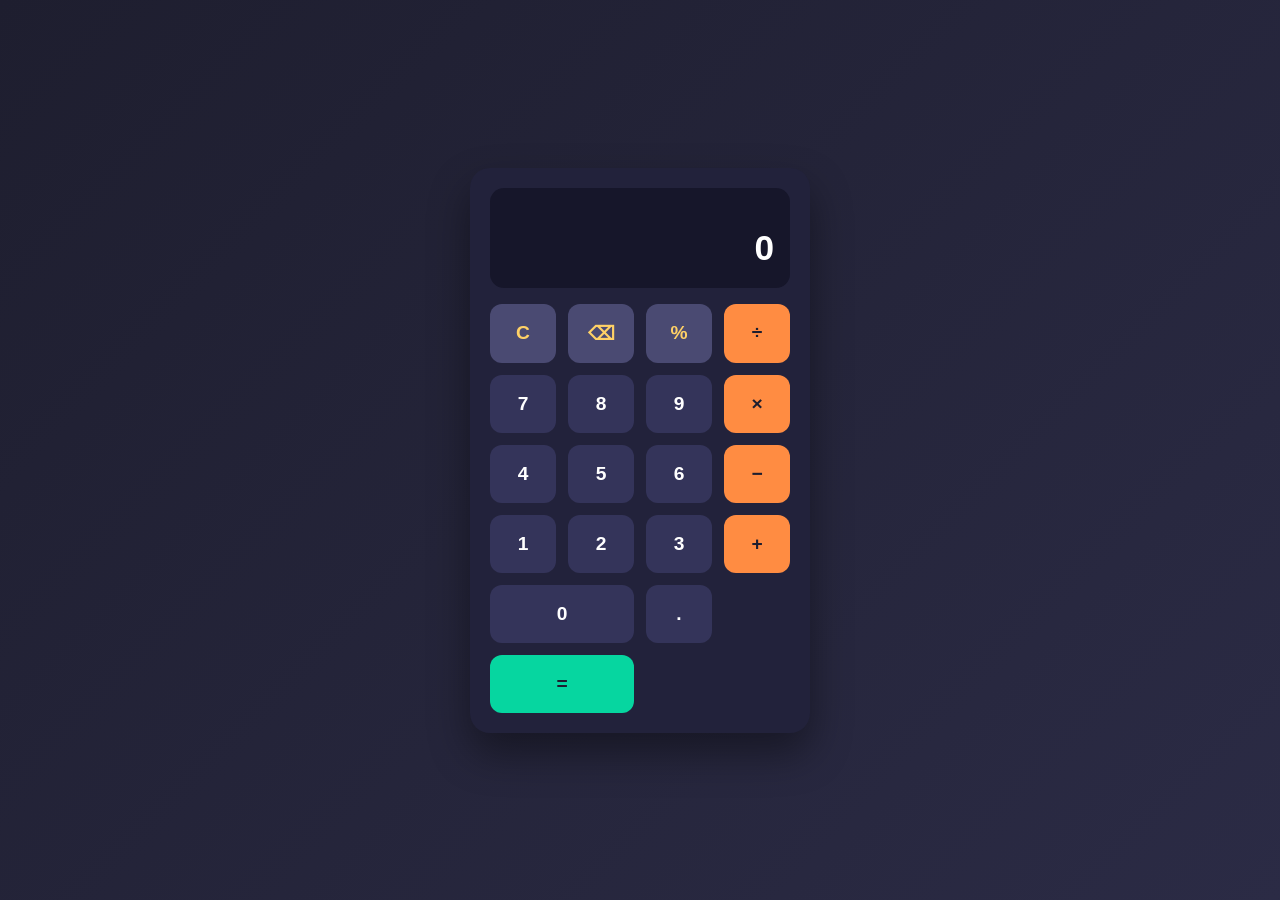
<file: WebDev-L2-Calculator/index.html>
<!DOCTYPE html>
<html lang="en">
<head>
<meta charset="UTF-8">
<meta name="viewport" content="width=device-width, initial-scale=1.0">
<title>Calculator</title>
<link rel="stylesheet" href="style.css">
</head>
<body>
  <div class="calculator">
    <div class="display">
      <div id="expression" class="expression"></div>
      <div id="result" class="result">0</div>
    </div>
    <div class="buttons">
      <button class="btn function" id="clear">C</button>
      <button class="btn function" id="backspace">⌫</button>
      <button class="btn function" id="percent">%</button>
      <button class="btn operator" data-op="/">÷</button>

      <button class="btn number" data-num="7">7</button>
      <button class="btn number" data-num="8">8</button>
      <button class="btn number" data-num="9">9</button>
      <button class="btn operator" data-op="*">×</button>

      <button class="btn number" data-num="4">4</button>
      <button class="btn number" data-num="5">5</button>
      <button class="btn number" data-num="6">6</button>
      <button class="btn operator" data-op="-">−</button>

      <button class="btn number" data-num="1">1</button>
      <button class="btn number" data-num="2">2</button>
      <button class="btn number" data-num="3">3</button>
      <button class="btn operator" data-op="+">+</button>

      <button class="btn number zero" data-num="0">0</button>
      <button class="btn number" data-num=".">.</button>
      <button class="btn equals" id="equals">=</button>
    </div>
  </div>
  <script src="script.js"></script>
</body>
</html>
</file>
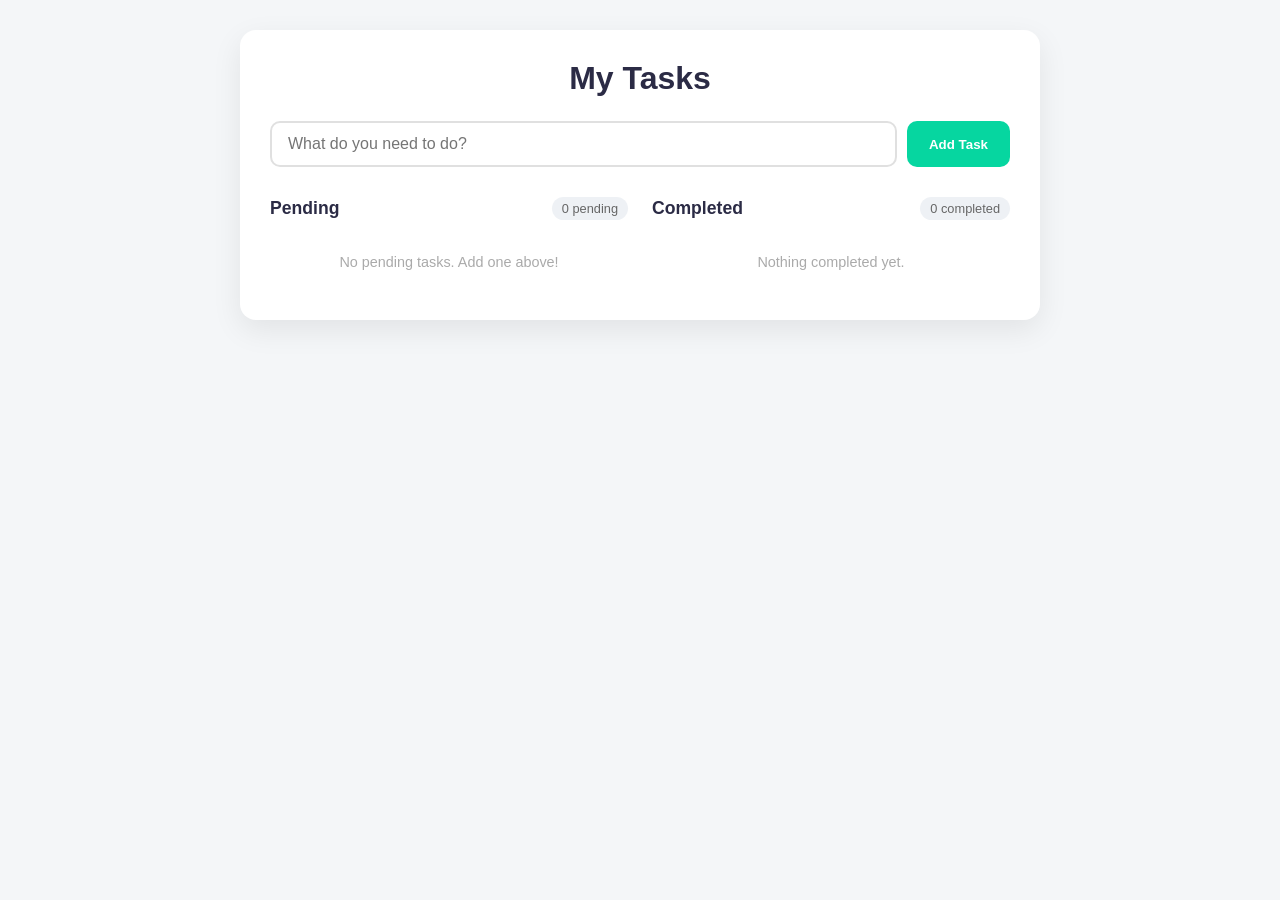
<file: WebDev-L2-TodoApp/index.html>
<!DOCTYPE html>
<html lang="en">
<head>
<meta charset="UTF-8">
<meta name="viewport" content="width=device-width, initial-scale=1.0">
<title>To-Do List</title>
<link rel="stylesheet" href="style.css">
</head>
<body>
  <div class="app">
    <h1>My Tasks</h1>

    <div class="input-row">
      <input type="text" id="taskInput" placeholder="What do you need to do?">
      <button id="addBtn">Add Task</button>
    </div>

    <div class="lists">
      <section class="list-column">
        <h2>Pending <span id="pendingCount" class="count">0 pending</span></h2>
        <ul id="pendingList" class="task-list"></ul>
        <p id="pendingEmpty" class="empty-msg">No pending tasks. Add one above!</p>
      </section>

      <section class="list-column">
        <h2>Completed <span id="completedCount" class="count">0 completed</span></h2>
        <ul id="completedList" class="task-list"></ul>
        <p id="completedEmpty" class="empty-msg">Nothing completed yet.</p>
      </section>
    </div>
  </div>
  <script src="script.js"></script>
</body>
</html>
</file>
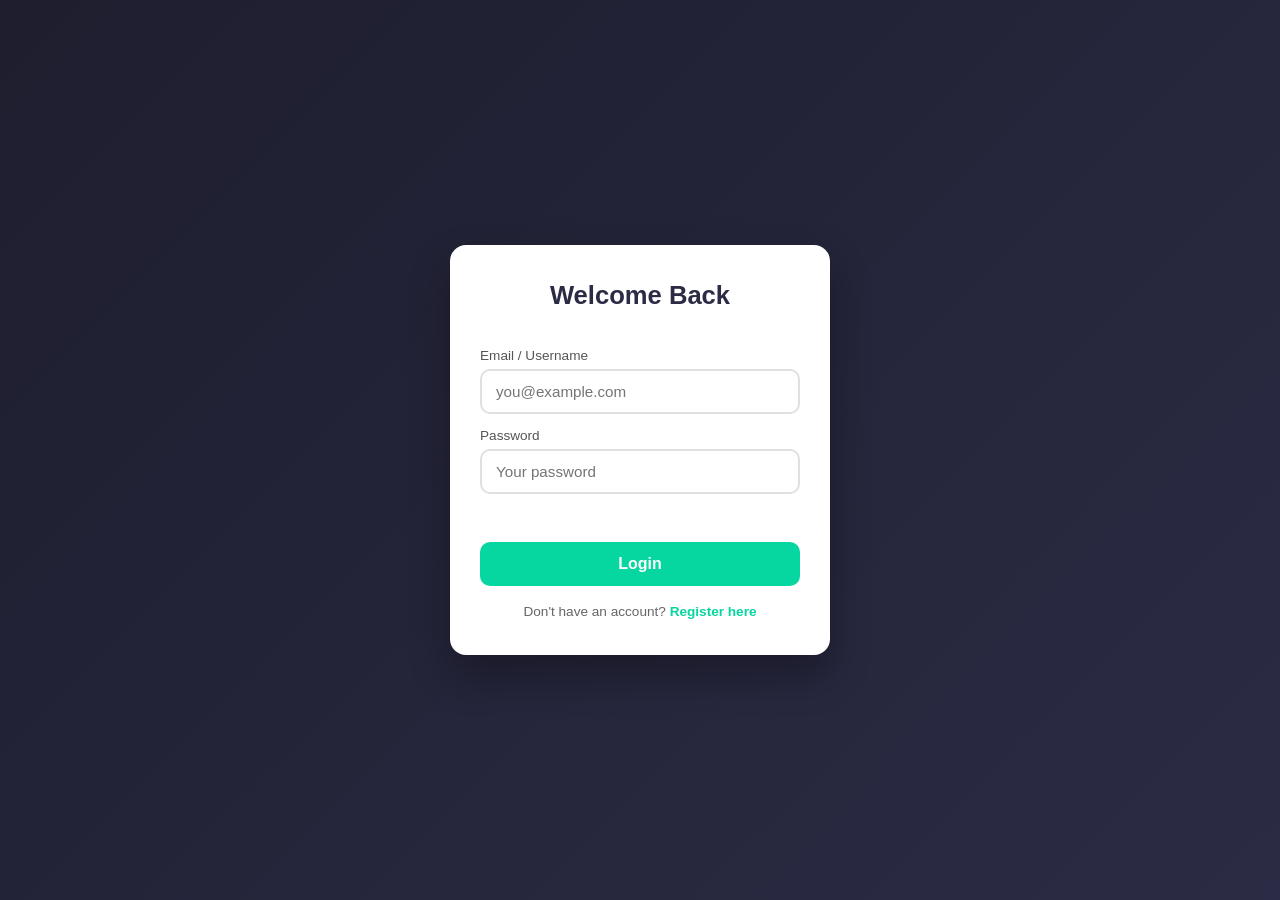
<file: WebDev-L2-LoginAuth/dashboard.html>
<!DOCTYPE html>
<html lang="en">
<head>
<meta charset="UTF-8">
<meta name="viewport" content="width=device-width, initial-scale=1.0">
<title>Dashboard</title>
<link rel="stylesheet" href="style.css">
</head>
<body>
  <div class="auth-box dashboard-box">
    <h1>Dashboard</h1>
    <p class="welcome-msg">Welcome, <span id="userEmail"></span>!</p>
    <p class="sub-msg">You are viewing a protected page. Only logged-in users can see this.</p>
    <button id="logoutBtn">Logout</button>
  </div>
  <script src="auth.js"></script>
  <script>
    const currentUser = sessionStorage.getItem('loggedInUser');
    if (!currentUser) {
      window.location.href = 'login.html';
    } else {
      document.getElementById('userEmail').textContent = currentUser;
    }

    document.getElementById('logoutBtn').addEventListener('click', () => {
      sessionStorage.removeItem('loggedInUser');
      window.location.href = 'login.html';
    });
  </script>
</body>
</html>
</file>
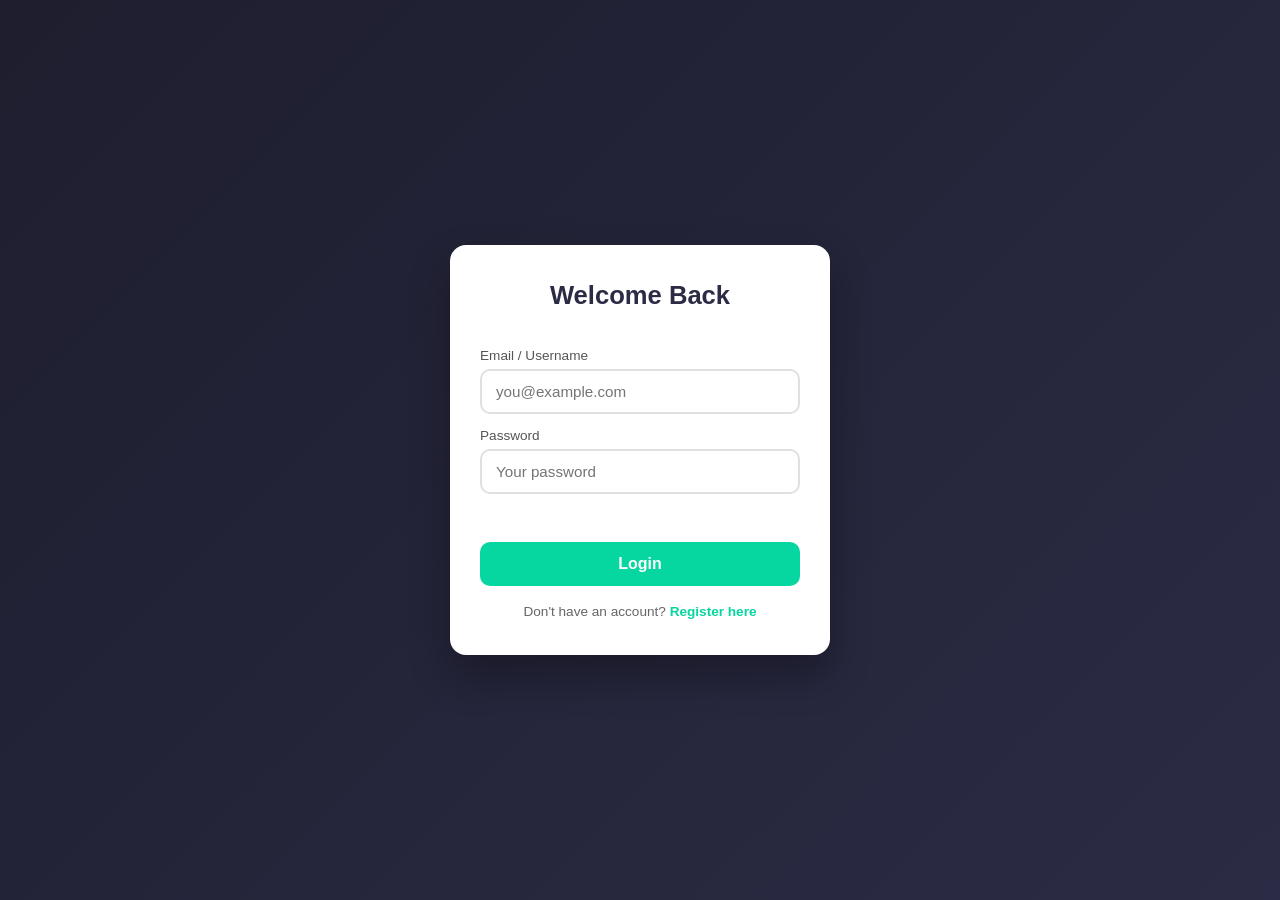
<file: WebDev-L2-LoginAuth/login.html>
<!DOCTYPE html>
<html lang="en">
<head>
<meta charset="UTF-8">
<meta name="viewport" content="width=device-width, initial-scale=1.0">
<title>Login</title>
<link rel="stylesheet" href="style.css">
</head>
<body>
  <div class="auth-box">
    <h1>Welcome Back</h1>
    <form id="loginForm" novalidate>
      <label for="email">Email / Username</label>
      <input type="text" id="email" placeholder="you@example.com" required>

      <label for="password">Password</label>
      <input type="password" id="password" placeholder="Your password" required>

      <p id="errorMsg" class="error"></p>

      <button type="submit">Login</button>
    </form>
    <p class="switch-link">Don't have an account? <a href="register.html">Register here</a></p>
  </div>
  <script src="auth.js"></script>
  <script>
    document.getElementById('loginForm').addEventListener('submit', async (e) => {
      e.preventDefault();
      const email = document.getElementById('email').value.trim();
      const password = document.getElementById('password').value;
      const errorMsg = document.getElementById('errorMsg');
      errorMsg.textContent = '';

      if (email === '' || password === '') {
        errorMsg.textContent = 'All fields are required.';
        return;
      }

      const users = getUsers();
      const user = users.find(u => u.email.toLowerCase() === email.toLowerCase());
      const hashed = await hashPassword(password);

      if (!user || user.password !== hashed) {
        errorMsg.textContent = 'Invalid email or password.';
        return;
      }

      sessionStorage.setItem('loggedInUser', email);
      window.location.href = 'dashboard.html';
    });
  </script>
</body>
</html>
</file>
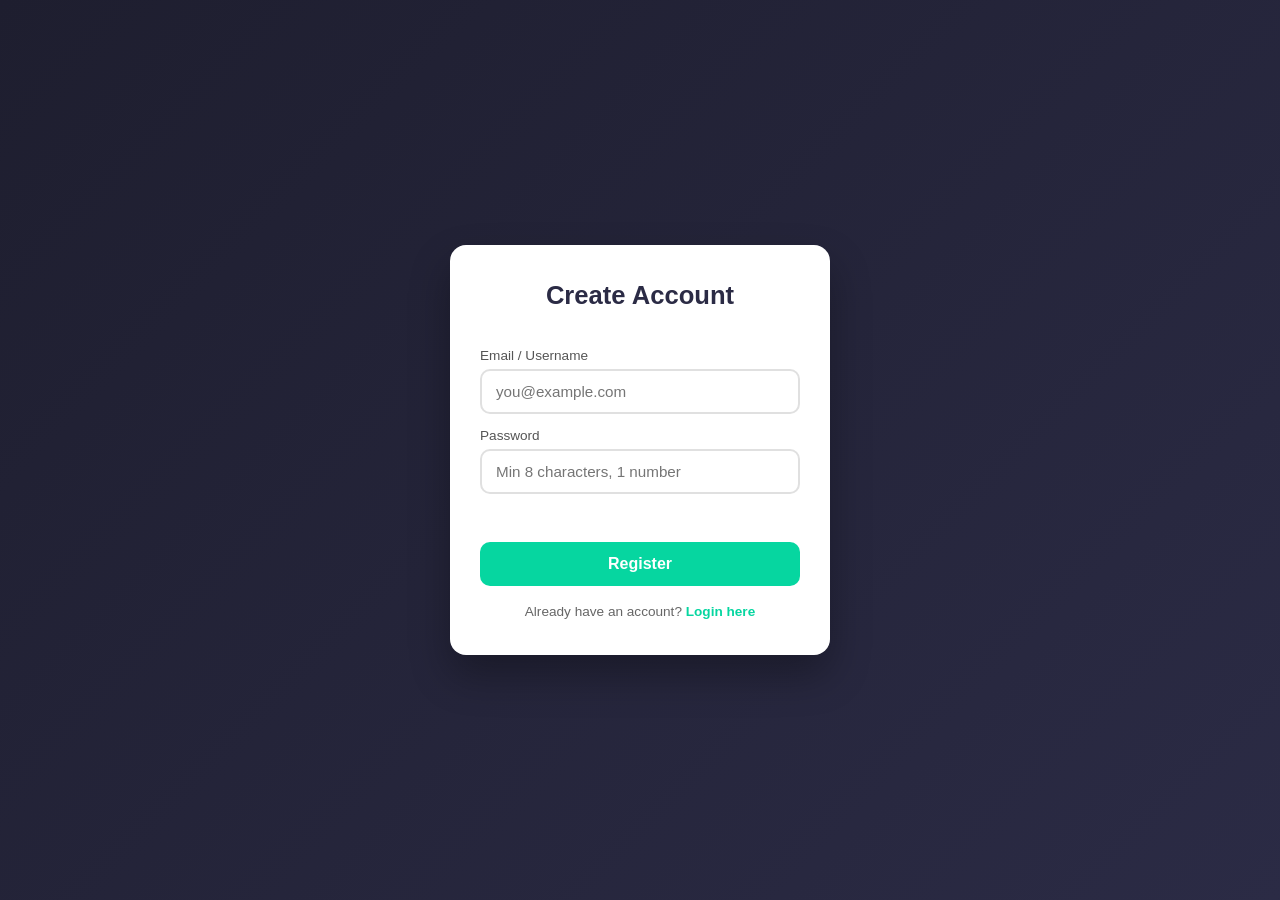
<file: WebDev-L2-LoginAuth/register.html>
<!DOCTYPE html>
<html lang="en">
<head>
<meta charset="UTF-8">
<meta name="viewport" content="width=device-width, initial-scale=1.0">
<title>Register</title>
<link rel="stylesheet" href="style.css">
</head>
<body>
  <div class="auth-box">
    <h1>Create Account</h1>
    <form id="registerForm" novalidate>
      <label for="email">Email / Username</label>
      <input type="text" id="email" placeholder="you@example.com" required>

      <label for="password">Password</label>
      <input type="password" id="password" placeholder="Min 8 characters, 1 number" required>

      <p id="errorMsg" class="error"></p>

      <button type="submit">Register</button>
    </form>
    <p class="switch-link">Already have an account? <a href="login.html">Login here</a></p>
  </div>
  <script src="auth.js"></script>
  <script>
    document.getElementById('registerForm').addEventListener('submit', async (e) => {
      e.preventDefault();
      const email = document.getElementById('email').value.trim();
      const password = document.getElementById('password').value;
      const errorMsg = document.getElementById('errorMsg');
      errorMsg.textContent = '';

      if (email === '' || password === '') {
        errorMsg.textContent = 'All fields are required.';
        return;
      }
      if (password.length < 8 || !/\d/.test(password)) {
        errorMsg.textContent = 'Password must be at least 8 characters and include a number.';
        return;
      }

      const users = getUsers();
      if (users.some(u => u.email.toLowerCase() === email.toLowerCase())) {
        errorMsg.textContent = 'An account with this email already exists.';
        return;
      }

      const hashed = await hashPassword(password);
      users.push({ email, password: hashed });
      saveUsers(users);

      errorMsg.style.color = '#06d6a0';
      errorMsg.textContent = 'Account created! Redirecting to login...';
      setTimeout(() => window.location.href = 'login.html', 1200);
    });
  </script>
</body>
</html>
</file>
<file: WebDev-L2-Calculator/style.css>
* {
  margin: 0;
  padding: 0;
  box-sizing: border-box;
  font-family: 'Segoe UI', Arial, sans-serif;
}

body {
  min-height: 100vh;
  display: flex;
  align-items: center;
  justify-content: center;
  background: linear-gradient(135deg, #1e1e2f, #2b2b45);
  padding: 20px;
}

.calculator {
  width: 340px;
  max-width: 100%;
  background: #22223b;
  border-radius: 20px;
  padding: 20px;
  box-shadow: 0 20px 40px rgba(0,0,0,0.4);
}

.display {
  background: #16162a;
  border-radius: 14px;
  padding: 20px 16px;
  margin-bottom: 16px;
  text-align: right;
  min-height: 90px;
  display: flex;
  flex-direction: column;
  justify-content: flex-end;
  overflow: hidden;
}

.expression {
  color: #8888a8;
  font-size: 1rem;
  min-height: 20px;
  word-break: break-all;
}

.result {
  color: #ffffff;
  font-size: 2.2rem;
  font-weight: 600;
  word-break: break-all;
}

.buttons {
  display: grid;
  grid-template-columns: repeat(4, 1fr);
  gap: 12px;
}

.btn {
  border: none;
  border-radius: 12px;
  padding: 18px 0;
  font-size: 1.2rem;
  font-weight: 600;
  cursor: pointer;
  transition: transform 0.08s ease, filter 0.15s ease;
  color: #fff;
  background: #34345a;
}

.btn:active {
  transform: scale(0.94);
}

.btn.number {
  background: #34345a;
}

.btn.number:hover {
  filter: brightness(1.2);
}

.btn.zero {
  grid-column: span 2;
}

.btn.function {
  background: #4a4a72;
  color: #ffd166;
}

.btn.function:hover {
  filter: brightness(1.15);
}

.btn.operator {
  background: #ff8c42;
  color: #1e1e2f;
}

.btn.operator:hover {
  filter: brightness(1.1);
}

.btn.equals {
  background: #06d6a0;
  color: #1e1e2f;
  grid-column: span 2;
}

.btn.equals:hover {
  filter: brightness(1.1);
}

@media (max-width: 380px) {
  .calculator {
    width: 100%;
  }
  .btn {
    padding: 16px 0;
    font-size: 1.05rem;
  }
  .result {
    font-size: 1.8rem;
  }
}
</file>
<file: WebDev-L2-TodoApp/style.css>
* { margin: 0; padding: 0; box-sizing: border-box; font-family: 'Segoe UI', Arial, sans-serif; }

body {
  background: #f4f6f8;
  min-height: 100vh;
  padding: 30px 15px;
}

.app {
  max-width: 800px;
  margin: 0 auto;
  background: #fff;
  border-radius: 16px;
  padding: 30px;
  box-shadow: 0 10px 30px rgba(0,0,0,0.08);
}

h1 {
  text-align: center;
  color: #2b2b45;
  margin-bottom: 24px;
}

.input-row {
  display: flex;
  gap: 10px;
  margin-bottom: 30px;
}

#taskInput {
  flex: 1;
  padding: 12px 16px;
  border: 2px solid #e0e0e0;
  border-radius: 10px;
  font-size: 1rem;
  outline: none;
  transition: border-color 0.2s;
}

#taskInput:focus {
  border-color: #06d6a0;
}

#addBtn {
  padding: 12px 22px;
  background: #06d6a0;
  color: #fff;
  border: none;
  border-radius: 10px;
  font-weight: 600;
  cursor: pointer;
  transition: filter 0.15s;
}

#addBtn:hover { filter: brightness(1.1); }

.lists {
  display: grid;
  grid-template-columns: 1fr 1fr;
  gap: 24px;
}

.list-column h2 {
  font-size: 1.1rem;
  color: #2b2b45;
  margin-bottom: 14px;
  display: flex;
  justify-content: space-between;
  align-items: center;
}

.count {
  font-size: 0.8rem;
  background: #eef1f5;
  color: #666;
  padding: 4px 10px;
  border-radius: 20px;
  font-weight: 500;
}

.task-list {
  list-style: none;
  display: flex;
  flex-direction: column;
  gap: 10px;
}

.task-item {
  background: #f9fafb;
  border: 1px solid #eaeaea;
  border-radius: 10px;
  padding: 12px 14px;
}

.task-item.completed .task-text {
  text-decoration: line-through;
  color: #999;
}

.task-text {
  font-size: 0.98rem;
  color: #2b2b2b;
  word-break: break-word;
  margin-bottom: 6px;
}

.task-time {
  font-size: 0.72rem;
  color: #999;
  margin-bottom: 8px;
}

.task-actions {
  display: flex;
  gap: 8px;
}

.task-actions button {
  border: none;
  border-radius: 6px;
  padding: 5px 10px;
  font-size: 0.78rem;
  cursor: pointer;
  color: #fff;
  transition: filter 0.15s;
}

.task-actions button:hover { filter: brightness(1.1); }

.btn-complete { background: #06d6a0; }
.btn-edit { background: #ffb703; }
.btn-delete { background: #ef476f; }
.btn-undo { background: #4a4a72; }

.edit-input {
  width: 100%;
  padding: 6px 8px;
  border: 2px solid #06d6a0;
  border-radius: 6px;
  font-size: 0.95rem;
  margin-bottom: 8px;
}

.empty-msg {
  color: #aaa;
  font-size: 0.9rem;
  text-align: center;
  padding: 20px 0;
  display: none;
}

@media (max-width: 600px) {
  .lists { grid-template-columns: 1fr; }
  .input-row { flex-direction: column; }
}
</file>
<file: WebDev-L2-LoginAuth/style.css>
* { margin: 0; padding: 0; box-sizing: border-box; font-family: 'Segoe UI', Arial, sans-serif; }

body {
  min-height: 100vh;
  display: flex;
  align-items: center;
  justify-content: center;
  background: linear-gradient(135deg, #1e1e2f, #2b2b45);
  padding: 20px;
}

.auth-box {
  background: #fff;
  width: 380px;
  max-width: 100%;
  padding: 36px 30px;
  border-radius: 16px;
  box-shadow: 0 20px 40px rgba(0,0,0,0.3);
}

h1 {
  text-align: center;
  color: #2b2b45;
  margin-bottom: 24px;
  font-size: 1.6rem;
}

form {
  display: flex;
  flex-direction: column;
}

label {
  font-size: 0.85rem;
  color: #555;
  margin-bottom: 6px;
  margin-top: 14px;
}

input {
  padding: 12px 14px;
  border: 2px solid #e0e0e0;
  border-radius: 10px;
  font-size: 0.95rem;
  outline: none;
  transition: border-color 0.2s;
}

input:focus {
  border-color: #06d6a0;
}

button {
  margin-top: 22px;
  padding: 13px;
  background: #06d6a0;
  color: #fff;
  border: none;
  border-radius: 10px;
  font-weight: 600;
  font-size: 1rem;
  cursor: pointer;
  transition: filter 0.15s;
}

button:hover {
  filter: brightness(1.1);
}

.error {
  color: #ef476f;
  font-size: 0.82rem;
  margin-top: 10px;
  min-height: 16px;
}

.switch-link {
  text-align: center;
  margin-top: 18px;
  font-size: 0.85rem;
  color: #666;
}

.switch-link a {
  color: #06d6a0;
  font-weight: 600;
  text-decoration: none;
}

.dashboard-box {
  text-align: center;
}

.welcome-msg {
  font-size: 1.1rem;
  color: #2b2b45;
  margin-bottom: 8px;
}

.sub-msg {
  font-size: 0.85rem;
  color: #888;
  margin-bottom: 24px;
}

#logoutBtn {
  background: #ef476f;
}
</file>
